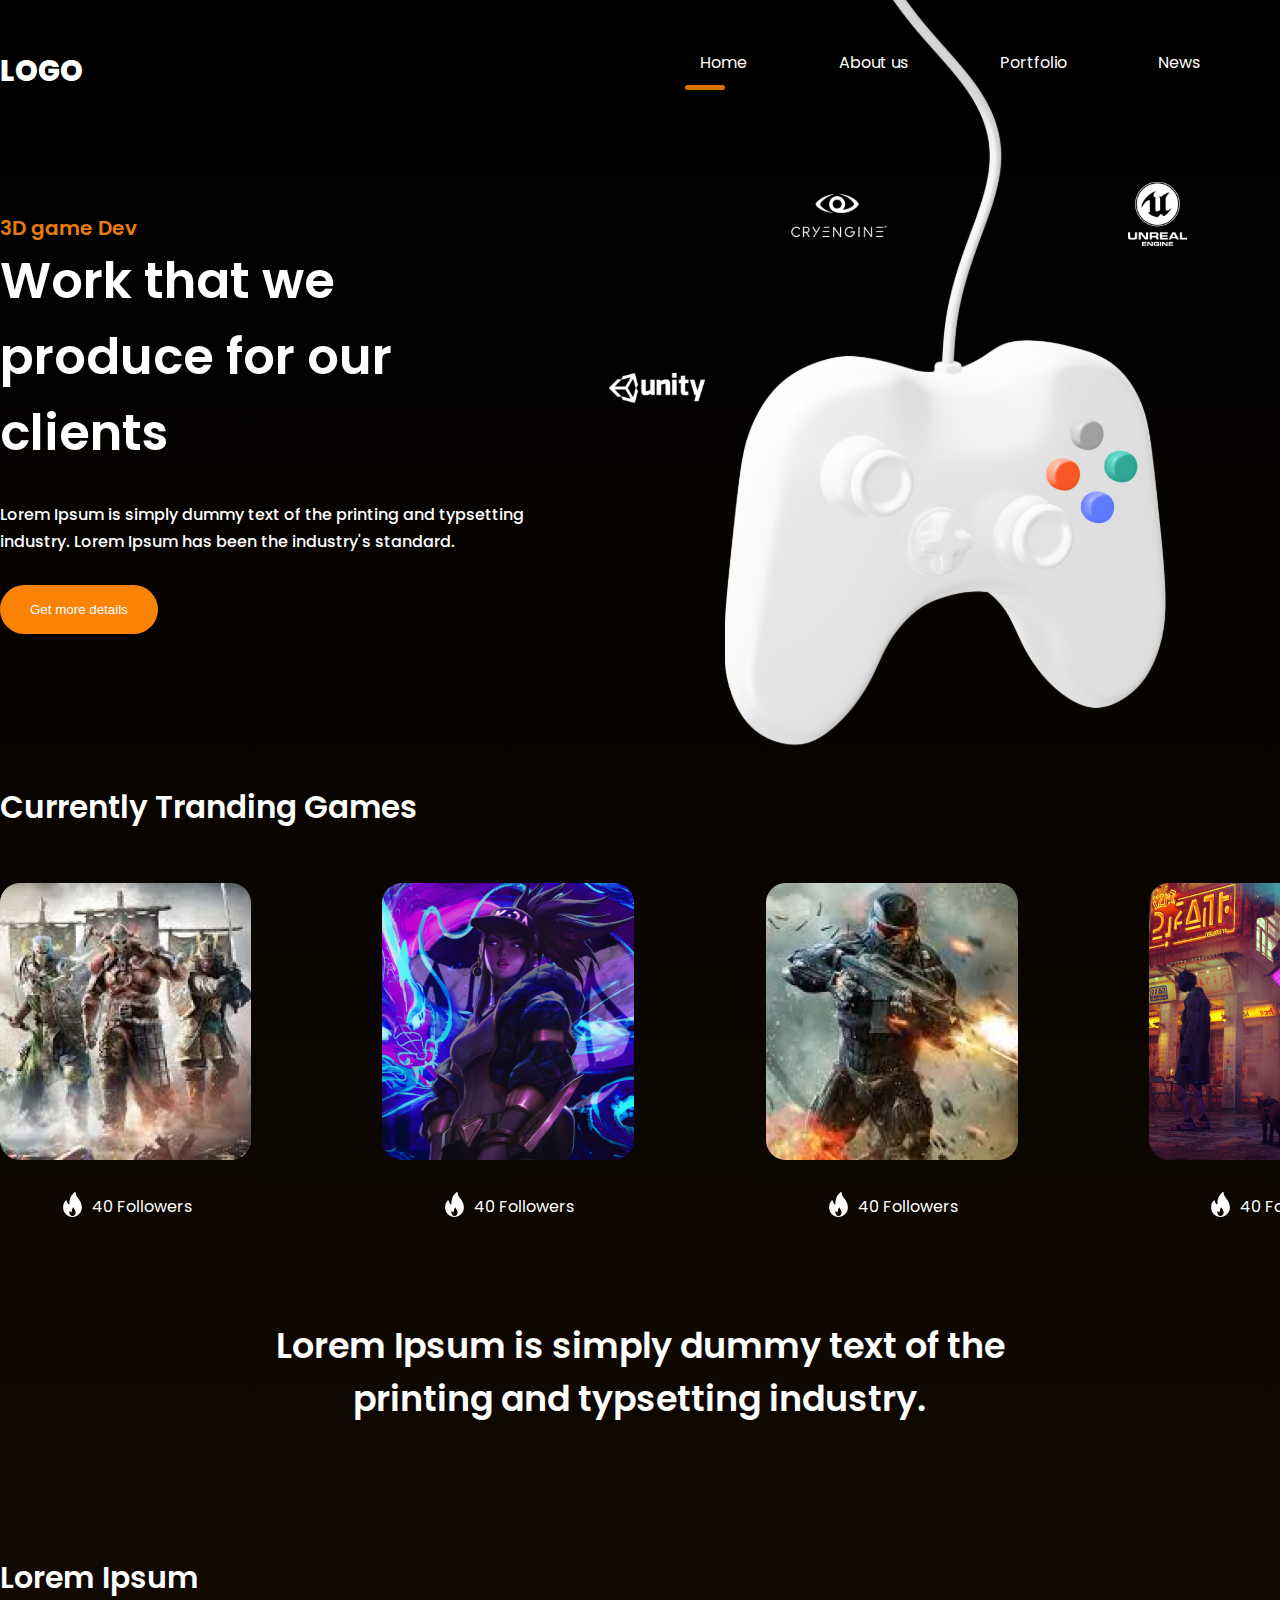
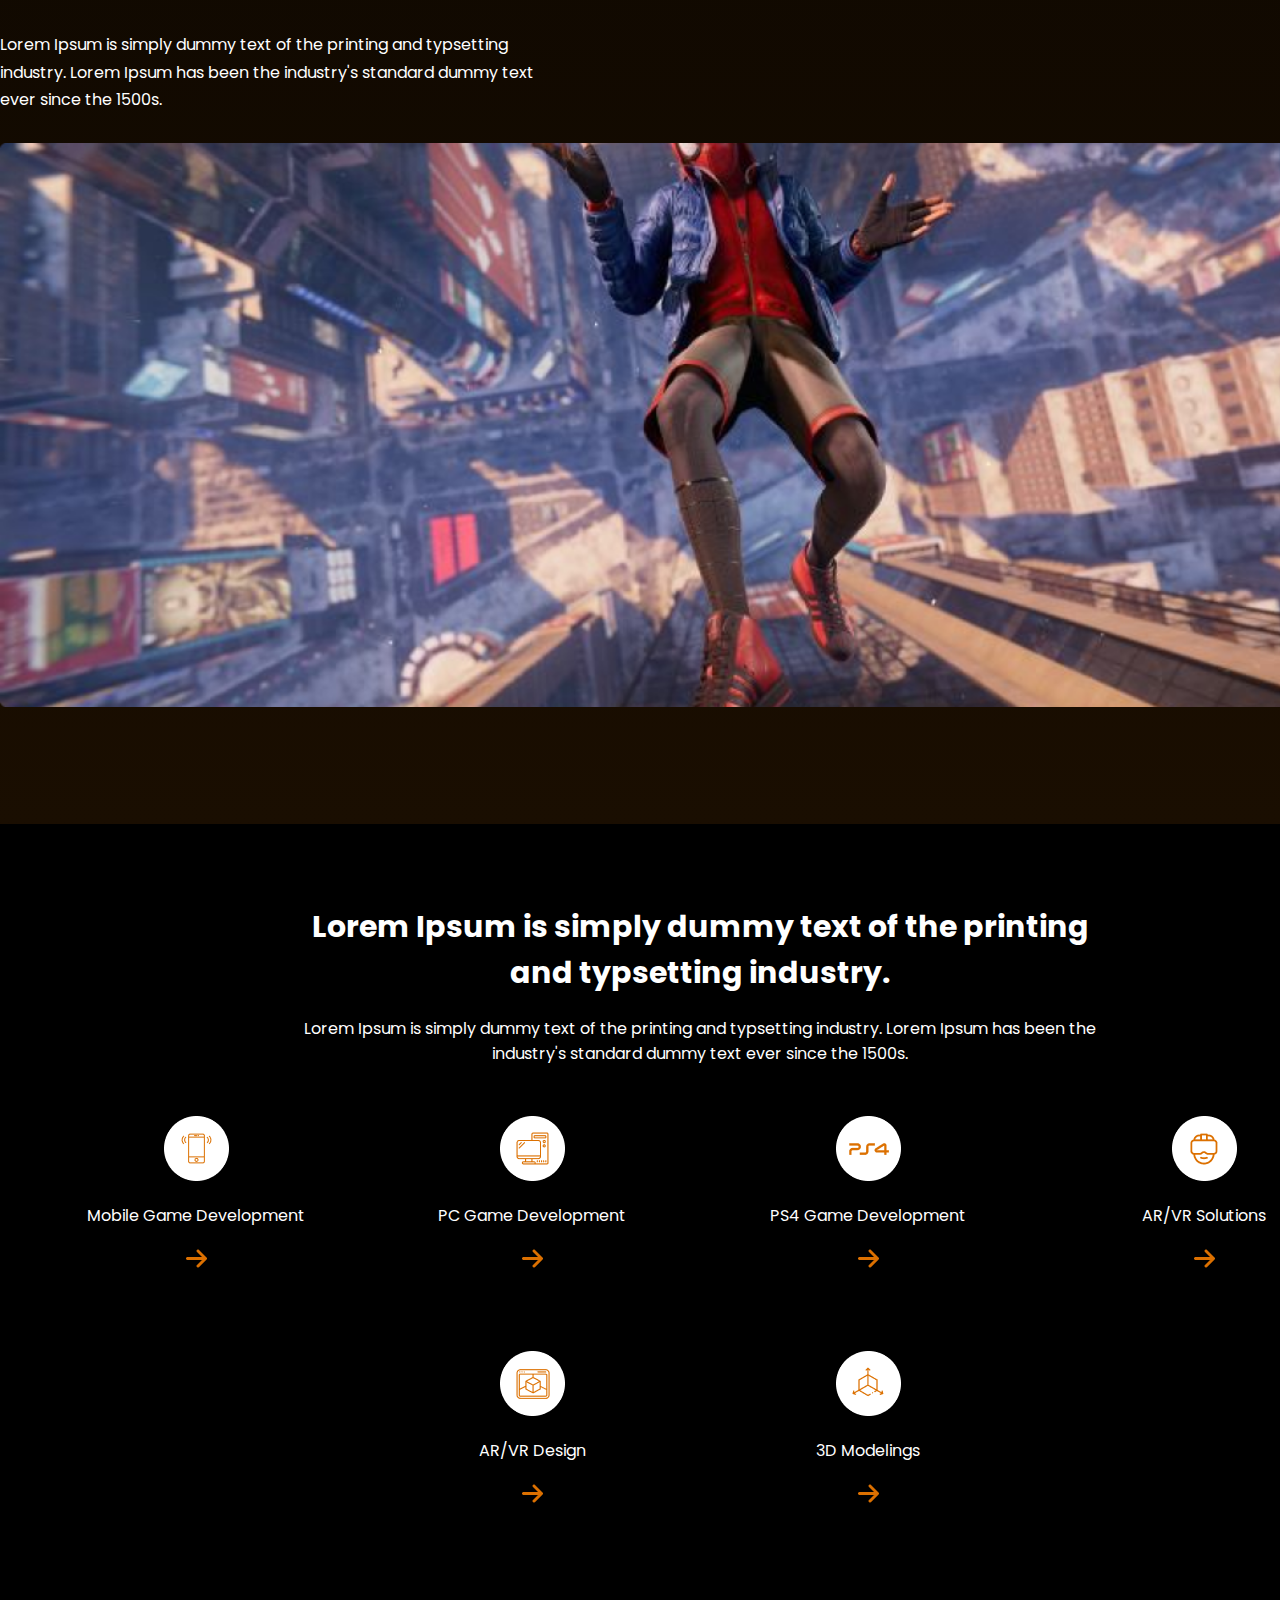
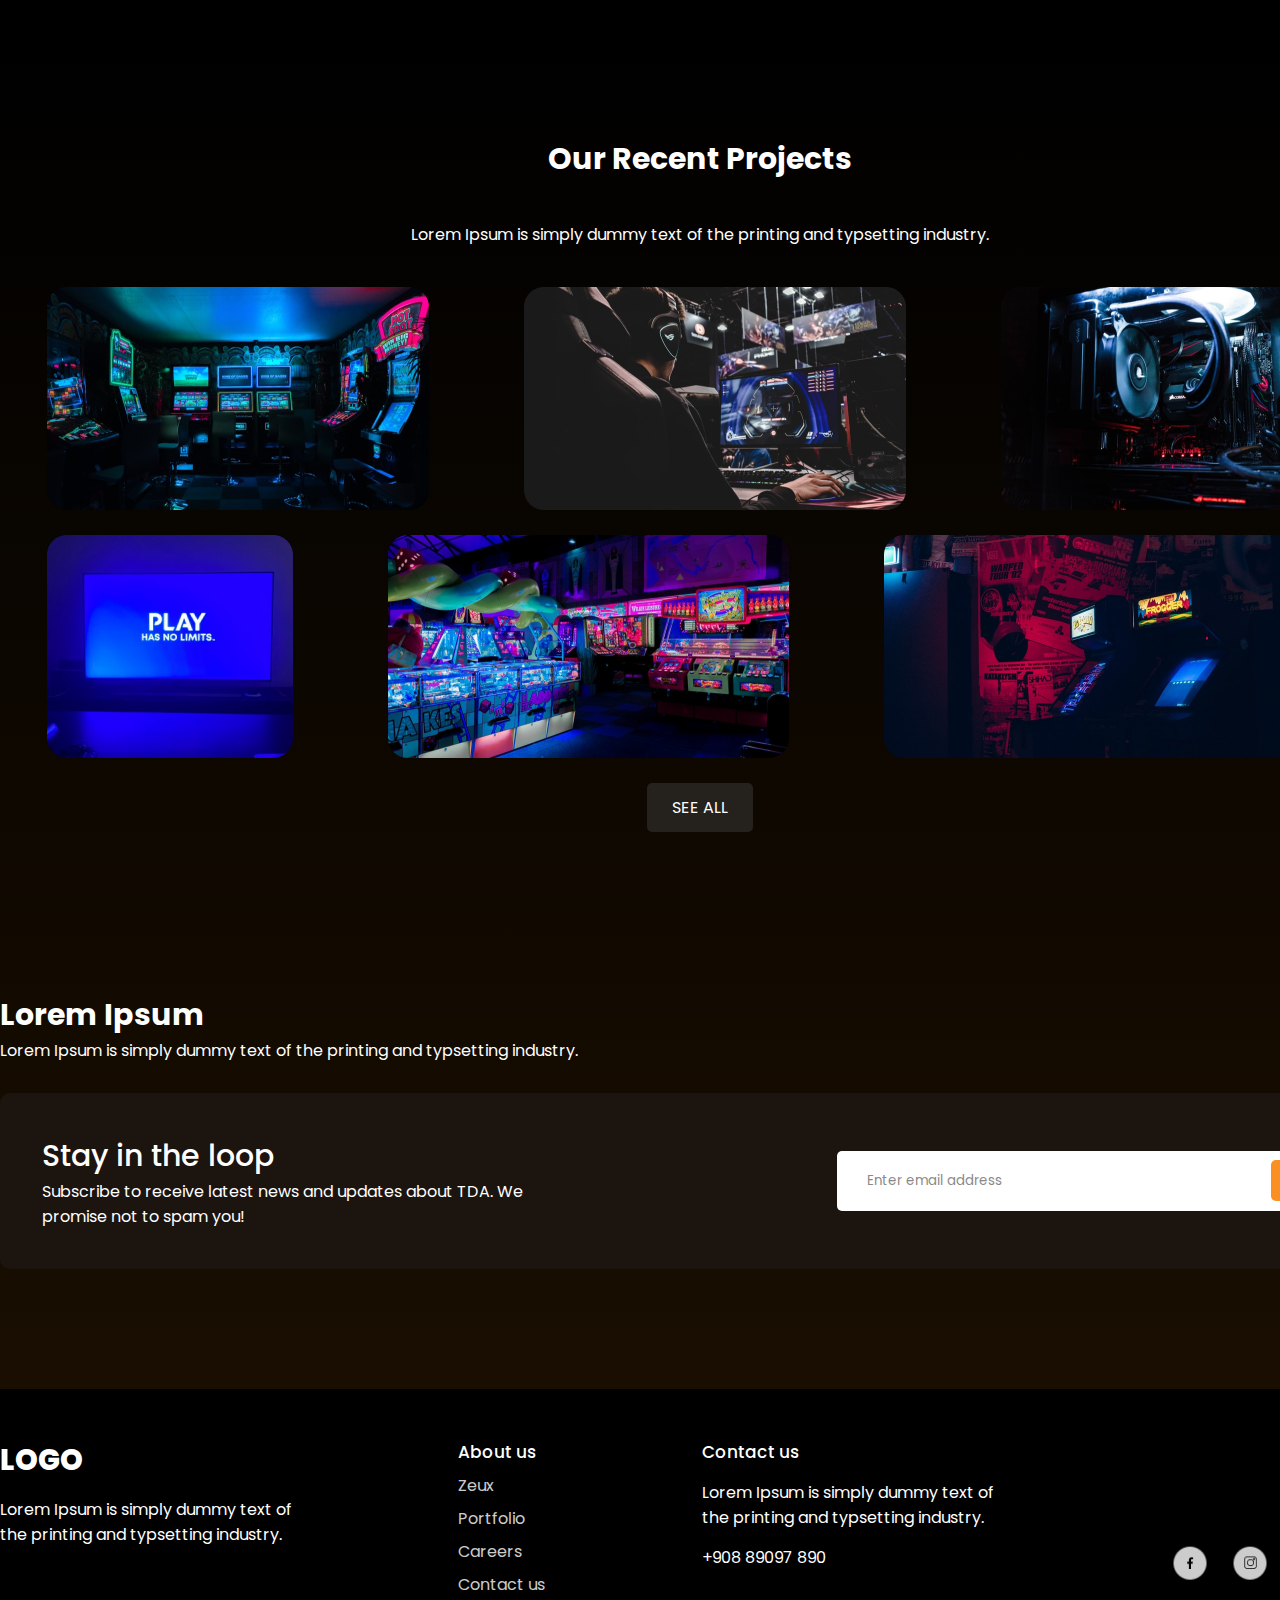
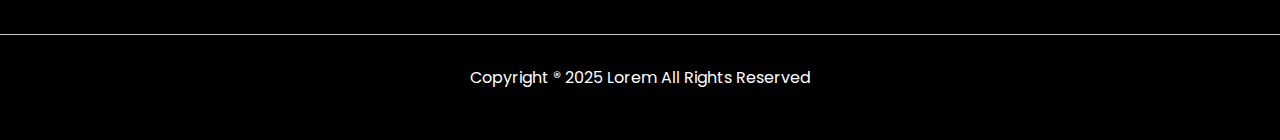
<file: index.html>
<!DOCTYPE html>
<html lang="en">

<head>
    <meta charset="UTF-8">
    <meta name="viewport" content="width=device-width, initial-scale=1.0">
    <title>Game Website</title>
    <link rel="stylesheet" href="style.css">
</head>

<body>
    <div class="wrapper">
        <header class="container">
            <span class="logo">logo</span>
            <nav>
                <ul>
                    <li class="active"><a href="index.html">Home</a></li>
                    <li class="#"><a href="about.html">About us</a></li>
                    <li class="#"><a href="#!">Portfolio</a></li>
                    <li class="#"><a href="#!">News</a></li>
                    <li class="btn"><a href="contacts.html">Contacts</a></li>
                </ul>
            </nav>
        </header>

        <div class="hero container">
            <div class="hero--info">
                <h2>3D game Dev</h2>
                <h1>Work that we produce for our clients</h1>
                <p>Lorem Ipsum is simply dummy text of the printing and typsetting industry. Lorem Ipsum has been the
                    industry's standard.</p>
                <button class="btn" type="button" onclick="func()">Get more details</button>
            </div>
            <img src="images/Joystick.svg" alt="joystick">
        </div>
        <div class="container trending">
            <a href="#!" class="see-all">SEE ALL</a>
            <h3>Currently Tranding Games</h3>

            <div class="games">
                <div class="block">
                    <img src="images/game1.png" alt="cover">
                    <span><img src="images/fire.svg" alt="">40 Followers</span>
                </div>
                <div class="block">
                    <img src="images/game2.png" alt="cover">
                    <span><img src="images/fire.svg" alt="">40 Followers</span>
                </div>
                <div class="block">
                    <img src="images/game3.png" alt="cover">
                    <span><img src="images/fire.svg" alt="">40 Followers</span>
                </div>
                <div class="block">
                    <img src="images/game4.png" alt="cover">
                    <span><img src="images/fire.svg" alt="">40 Followers</span>
                </div>
            </div>
        </div>
        <div class="container big-text">
            <p>Lorem Ipsum is simply dummy text of the printing and typsetting industry.</p>
        </div>
        <div class="container banner">
            <h3>Lorem Ipsum</h3>
            <p>Lorem Ipsum is simply dummy text of the printing and typsetting industry. Lorem Ipsum has been the
                industry's standard dummy text ever since the 1500s.</p>
            <img src="images/big image.png" alt="picture">
        </div>
    </div>

    <div class="features">
        <div class="container">
            <h3>Lorem Ipsum is simply dummy text of the printing and typsetting industry.</h3>
            <p>Lorem Ipsum is simply dummy text of the printing and typsetting industry. Lorem Ipsum has been the
                industry's standard dummy text ever since the 1500s.</p>
            <div class="info">
                <div class="block">
                    <img src="images/feature1.png" alt="picture">
                    <p>Mobile Game Development</p>
                    <img src="images/arrow.png" alt="arrow" class="arrow">
                </div>
                <div class="block">
                    <img src="images/feature2.png" alt="picture">
                    <p>PC Game Development</p>
                    <img src="images/arrow.png" alt="arrow" class="arrow">
                </div>
                <div class="block">
                    <img src="images/feature3.png" alt="picture">
                    <p>PS4 Game Development</p>
                    <img src="images/arrow.png" alt="arrow" class="arrow">
                </div>
                <div class="block">
                    <img src="images/feature4.png" alt="picture">
                    <p>AR/VR Solutions</p>
                    <img src="images/arrow.png" alt="arrow" class="arrow">
                </div>
                <div class="block">
                    <img src="images/feature5.png" alt="picture">
                    <p>AR/VR Design</p>
                    <img src="images/arrow.png" alt="arrow" class="arrow">
                </div>
                <div class="block">
                    <img src="images/feature6.png" alt="picture">
                    <p>3D Modelings</p>
                    <img src="images/arrow.png" alt="arrow" class="arrow">
                </div>
            </div>
        </div>
    </div>

    <div class="wrapper">
        <div class="container projects">
            <h3>Our Recent Projects</h3>
            <p>Lorem Ipsum is simply dummy text of the printing and typsetting industry.</p>
            <div class="images">
                <img src="images/img1.png" alt="picture">
                <img src="images/img2.png" alt="picture">
                <img src="images/img3.png" alt="picture">
            </div>
            <div class="images">
                <img src="images/img4.png" alt="picture">
                <img src="images/img5.png" alt="picture">
                <img src="images/img6.png" alt="picture">
            </div>
            <a href="#!" class="see-all">SEE ALL</a>
        </div>

        <div class="container email">
            <h3>Lorem Ipsum</h3>
            <p>Lorem Ipsum is simply dummy text of the printing and typsetting industry.</p>
            <div class="block">
                <div>
                    <h4>Stay in the loop</h4>
                    <p>Subscribe to receive latest news and updates about TDA.
                        We promise not to spam you!</p>
                </div>
                <div>
                    <input type="email" id="emailField" placeholder="Enter email address">
                    <button onclick="checkEmail()" type="button">Continue</button>
                </div>
            </div>
        </div>
    </div>

    <footer>
        <div class="blocks container">
            <div>
                <span class="logo">logo</span>
                <p>Lorem Ipsum is simply dummy text of the printing and typsetting industry.</p>
            </div>
            <div>
                <h4>About us</h4>
                <ul>
                    <li><a href="#!">Zeux</a></li>
                    <li><a href="#!">Portfolio</a></li>
                    <li><a href="#!">Careers</a></li>
                    <li><a href="contacts.html">Contact us</a></li>
                </ul>
            </div>
            <div>
                <h4>Contact us</h4>
                <p>Lorem Ipsum is simply dummy text of the printing and typsetting industry.</p>
                <p>+908 89097 890</p>
            </div>
            <div>
                <ul class="footer_contacts">
                    <li>
                        <a href="https://www.facebook.com/Eleias.Music" target="_blank" rel="noopener">
                            <img src="images/facebook logo.png" width="60" height="60" class="footer_images" title="Facebook Logo">
                        </a>
                    </li>
                    <li>
                        <a href="https://www.instagram.com/" target="_blank" rel="noopener">
                            <img src="images/instagram logo.png" width="60" height="60" class="footer_images" alt="Instagram Logo">
                        </a>
                    </li>
                    <li>
                        <a href="https://x.com/" target="_blank" rel="noopener">
                            <img src="images/twitter logo.png" width="60" height="60" class="footer_images" title="Twitter Logo">
                        </a>
                    </li>
                    <li>
                        <a href="https://www.linkedin.com/in/ilja-ivanov-qa-engineer" target="_blank" rel="noopener">
                            <img src="images/linkedin logo.png" width="60" height="60" class="footer_images" title="LinkedIn Logo">
                        </a>
                    </li>
                </ul>
            </div>
        </div>
        <hr>
        <p>Copyright ® 2025 Lorem All Rights Reserved</p>
    </footer>

    <script>
        function func() {
            alert('We are a team of professional game developers');
        }

        function checkEmail() {
            let email = document.querySelector('#emailField').value;
            if (!email.includes('@')) alert('Please enter a valid email address with @');
            else if (!email.includes('.')) alert('Please enter a valid email address with .');
            else alert('Thank you for subscribing!');
        }
    </script>
</body>

</html>
</file>
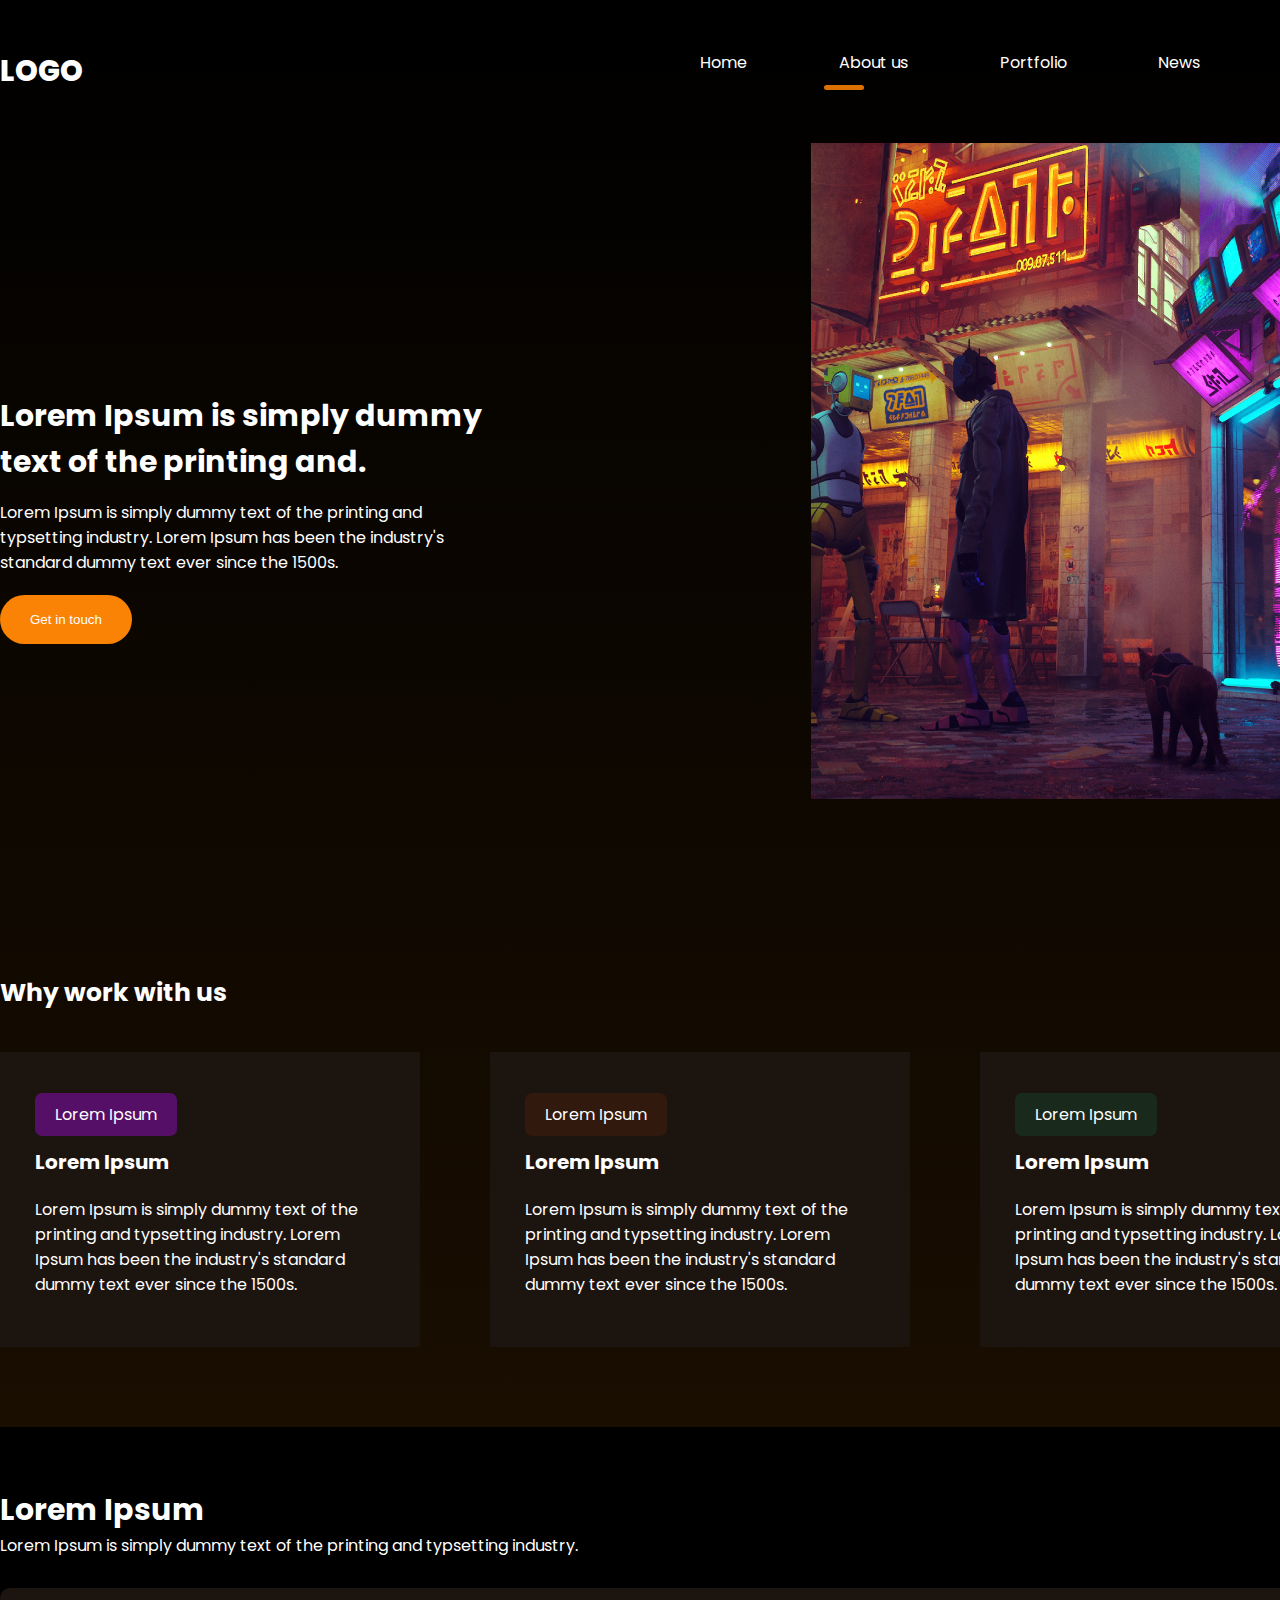
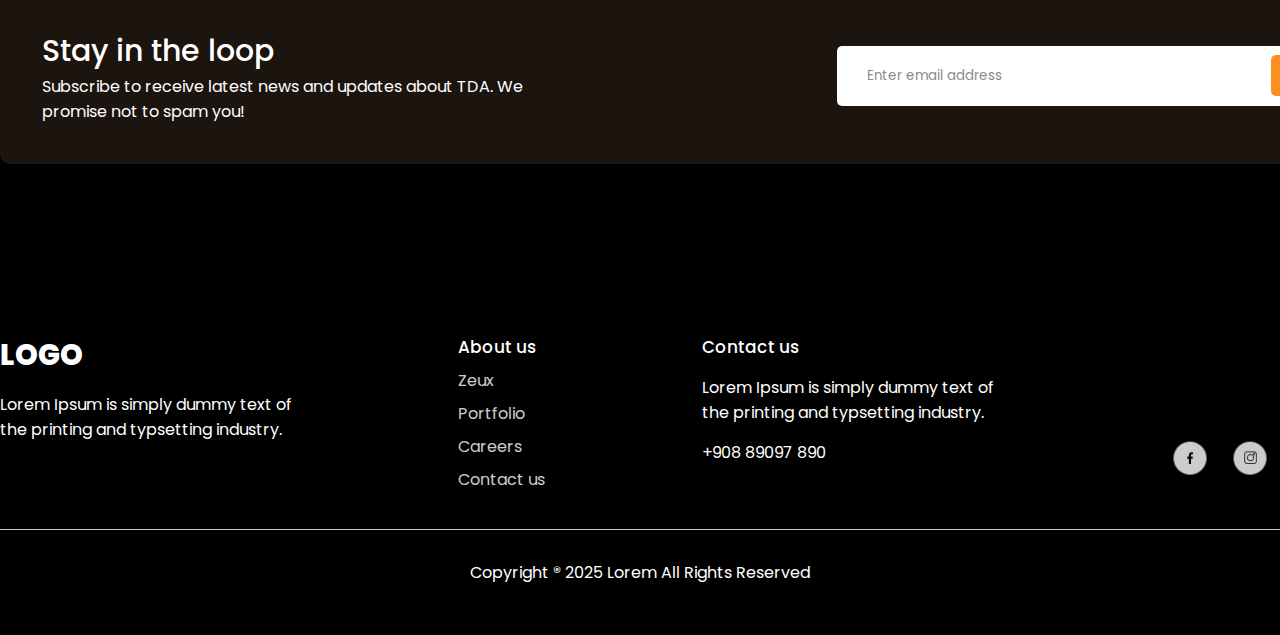
<file: about.html>
<!DOCTYPE html>
<html lang="en">

<head>
    <meta charset="UTF-8">
    <meta name="viewport" content="width=device-width, initial-scale=1.0">
    <title>About us</title>
    <link rel="stylesheet" href="style.css">
</head>

<body>
    <div class="wrapper">
        <header class="container">
            <span class="logo">logo</span>
            <nav>
                <ul>
                    <li class="#"><a href="index.html">Home</a></li>
                    <li class="active"><a href="about.html">About us</a></li>
                    <li class="#"><a href="#!">Portfolio</a></li>
                    <li class="#"><a href="#!">News</a></li>
                    <li class="btn"><a href="contacts.html">Contacts</a></li>
                </ul>
            </nav>
        </header>

        <div class="hero-about container">
            <div class="info">
                <h1>Lorem Ipsum is simply dummy text of the printing and.</h1>
                <p>Lorem Ipsum is simply dummy text of the printing and typsetting industry. Lorem Ipsum has been the
                    industry's standard dummy text ever since the 1500s.</p>
                <button class="btn" type="button" id="redirect-button">Get in touch</button>
            </div>
            <img src="images/picabout1.png" alt="picture">
        </div>

        <div class="container work">
            <h2>Why work with us</h2>
            <div class="blocks">
                <div class="block">
                    <span class="badge purple">Lorem Ipsum</span>
                    <h3>Lorem Ipsum</h3>
                    <p>Lorem Ipsum is simply dummy text of the printing and typsetting industry. Lorem Ipsum has been the
                        industry's standard dummy text ever since the 1500s.</p>
                </div>
                <div class="block">
                    <span class="badge brown">Lorem Ipsum</span>
                    <h3>Lorem Ipsum</h3>
                    <p>Lorem Ipsum is simply dummy text of the printing and typsetting industry. Lorem Ipsum has been the
                        industry's standard dummy text ever since the 1500s.</p>
                </div>
                <div class="block">
                    <span class="badge green">Lorem Ipsum</span>
                    <h3>Lorem Ipsum</h3>
                    <p>Lorem Ipsum is simply dummy text of the printing and typsetting industry. Lorem Ipsum has been the
                        industry's standard dummy text ever since the 1500s.</p>
                </div>
            </div>
        </div>
    </div>

    <div class="container email">
        <h3>Lorem Ipsum</h3>
        <p>Lorem Ipsum is simply dummy text of the printing and typsetting industry.</p>
        <div class="block">
            <div>
                <h4>Stay in the loop</h4>
                <p>Subscribe to receive latest news and updates about TDA. 
                    We promise not to spam you!</p>
            </div>
            <div>
                <input type="email" id="emailField" placeholder="Enter email address">
                <button type="button" onclick="checkEmail()">Continue</button>
            </div>
        </div>
    </div>

    <footer>
        <div class="blocks container">
            <div>
                <span class="logo">logo</span>
                <p>Lorem Ipsum is simply dummy text of the printing and typsetting industry.</p>
            </div>
            <div>
                <h4>About us</h4>
                <ul>
                    <li><a href="#!">Zeux</a></li>
                    <li><a href="#!">Portfolio</a></li>
                    <li><a href="#!">Careers</a></li>
                    <li><a href="contacts.html">Contact us</a></li>
                </ul>
            </div>
            <div>
                <h4>Contact us</h4>
                <p>Lorem Ipsum is simply dummy text of the printing and typsetting industry.</p>
                <p>+908 89097 890</p>
            </div>
            <div>
                <ul class="footer_contacts">
                    <li>
                        <a href="https://www.facebook.com/Eleias.Music" target="_blank" rel="noopener">
                            <img src="images/facebook logo.png" width="60" height="60" class="footer_images" alt="Facebook logo">
                        </a>
                    </li>
                    <li>
                        <a href="https://www.instagram.com/" target="_blank" rel="noopener">
                            <img src="images/instagram logo.png" width="60" height="60" class="footer_images" alt="Instagram logo" title="Instagram">
                        </a>
                    </li>
                    <li>
                        <a href="https://x.com/">
                            <img src="images/twitter logo.png" width="60" height="60" class="footer_images" alt="Twitter logo" title="Twitter">
                        </a>
                    </li>
                    <li>
                        <a href="https://www.linkedin.com/in/ilja-ivanov-qa-engineer" target="_blank" rel="noopener">
                            <img src="images/linkedin logo.png" width="60" height="60" class="footer_images" alt="LinkedIn logo">
                        </a>
                    </li>
                </ul>
            </div>
        </div>
        <hr>
        <p>Copyright ® 2025 Lorem All Rights Reserved</p>
    </footer>

    <script>
        document.getElementById("redirect-button").addEventListener("click", function() {
        window.location.href = "contacts.html#form-section";
        });

        function checkEmail() {
            let email = document.querySelector('#emailField').value;
            if (!email.includes('@')) alert('Please enter a valid email address with @');
            else if (!email.includes('.')) alert('Please enter a valid email address with .');
            else alert('Thank you for subscribing!');
        }
    </script>
</body>
</html>
</file>
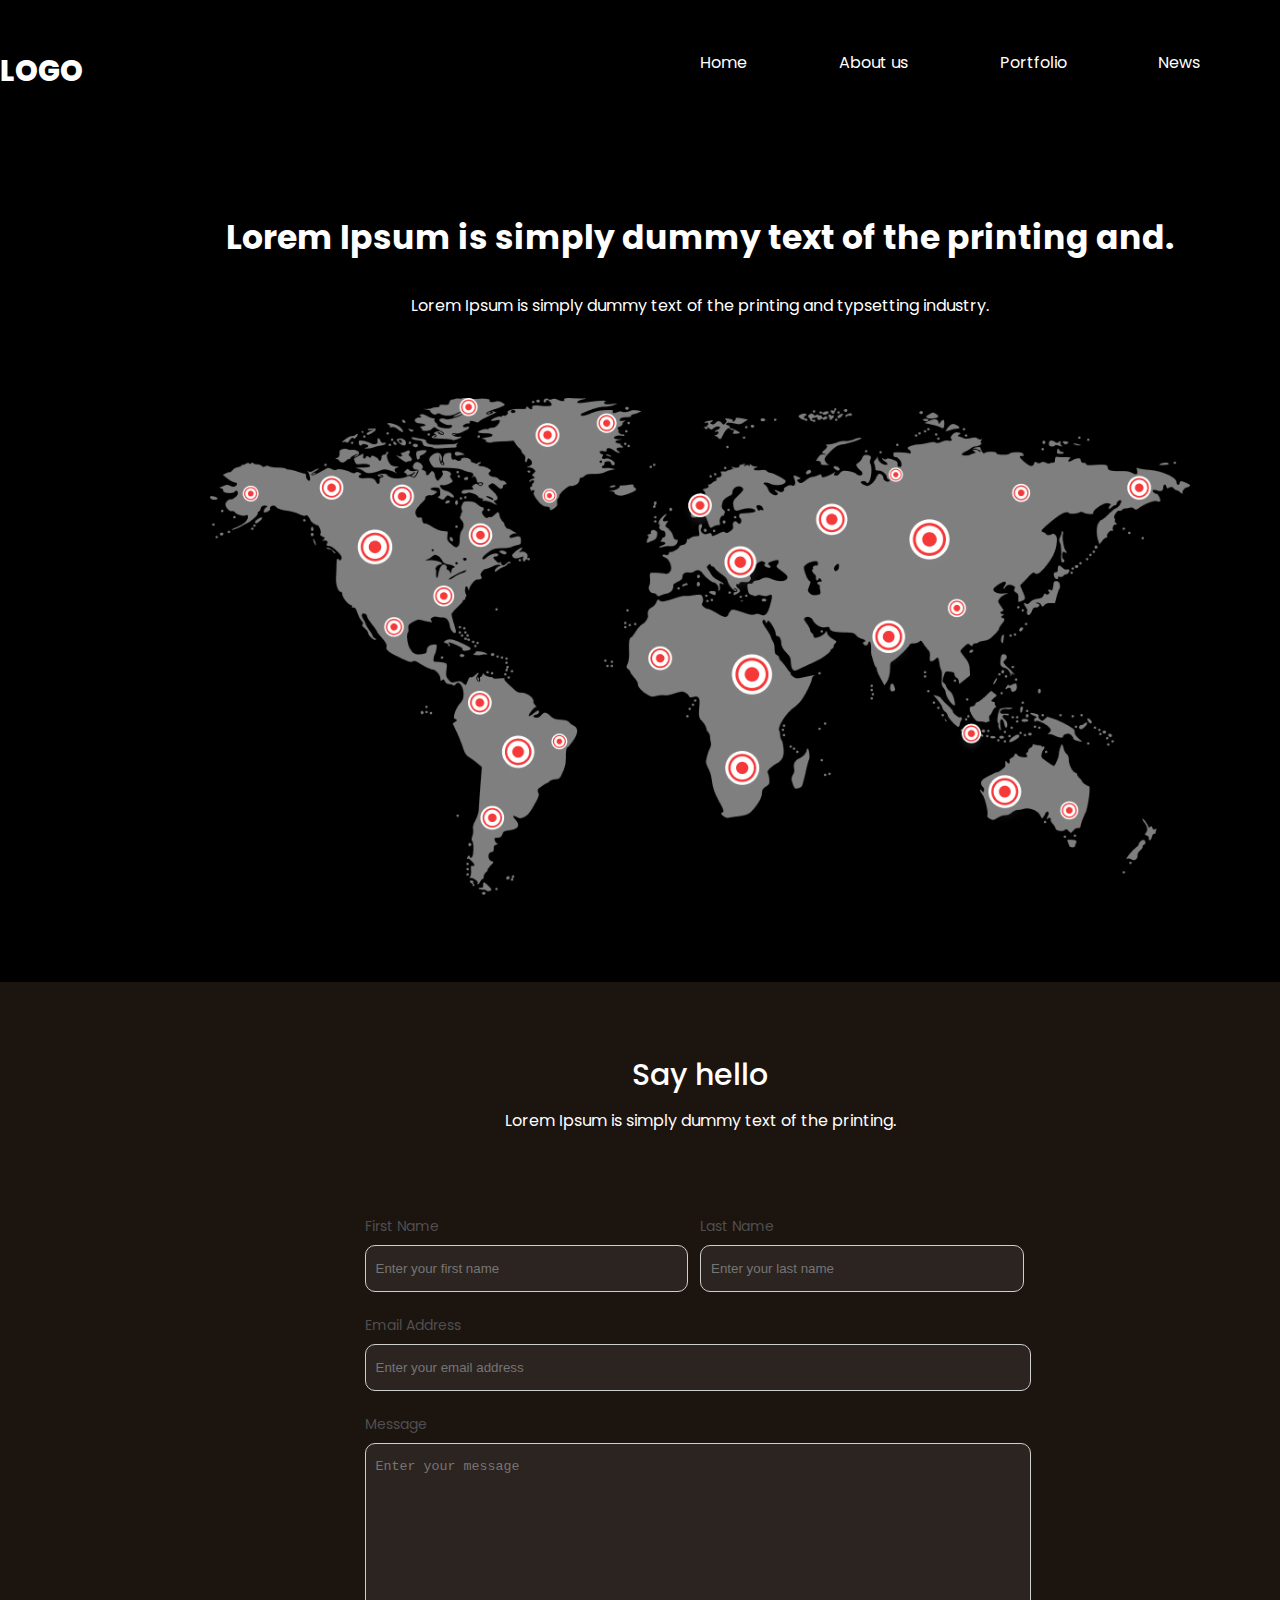
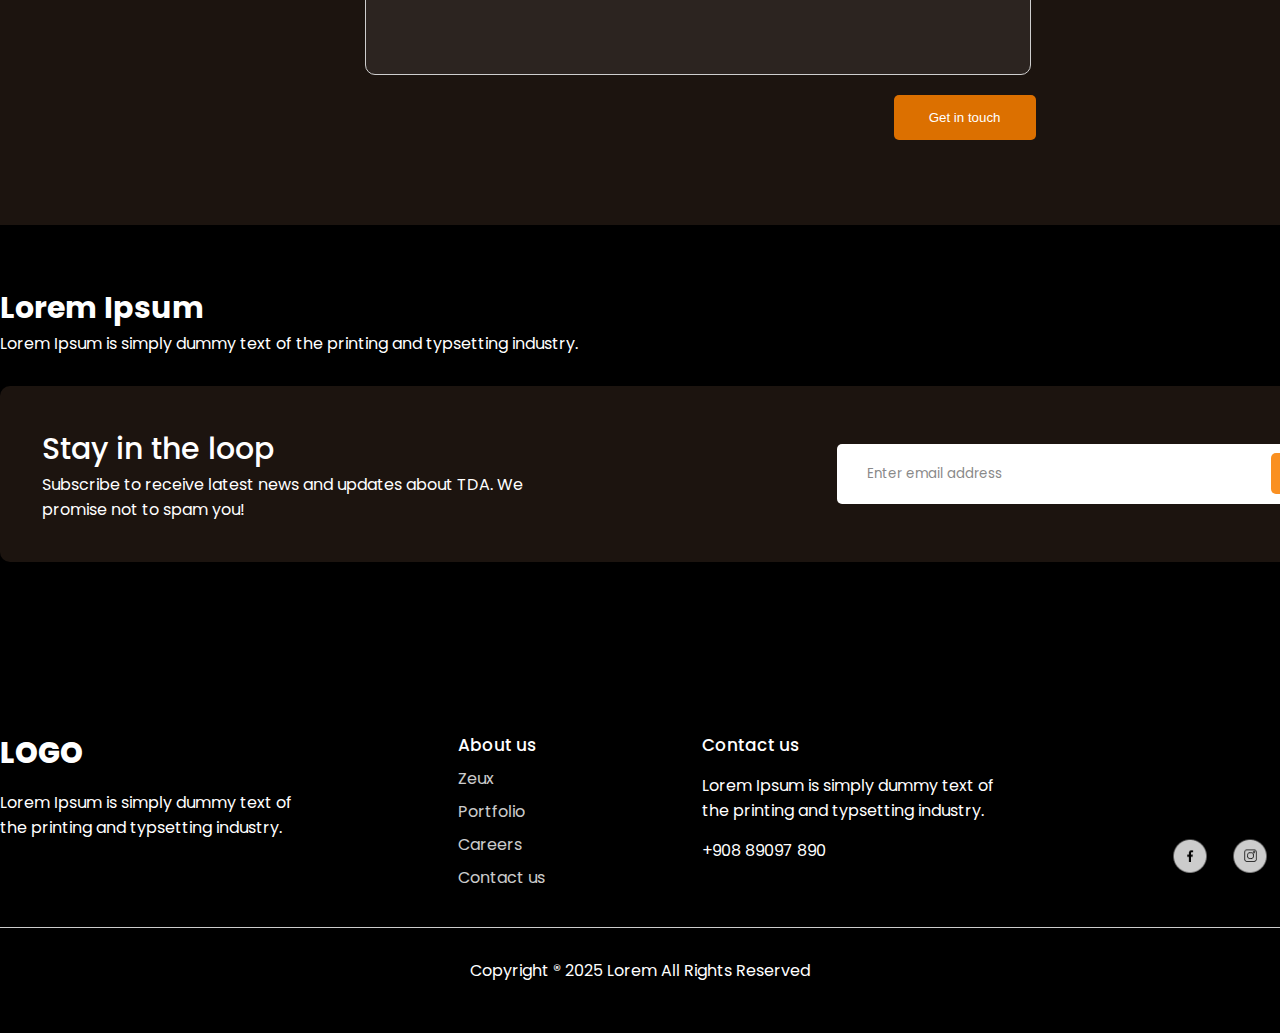
<file: contacts.html>
<!DOCTYPE html>
<html lang="en">

<head>
    <meta charset="UTF-8">
    <meta name="viewport" content="width=device-width, initial-scale=1.0">
    <title>Contacts</title>
    <link rel="stylesheet" href="style.css">
</head>

<body>

    <header class="container">
        <span class="logo">logo</span>
        <nav>
            <ul>
                <li class="#"><a href="index.html">Home</a></li>
                <li class="#"><a href="about.html">About us</a></li>
                <li class="#"><a href="#!">Portfolio</a></li>
                <li class="#"><a href="#!">News</a></li>
                <li class="btn"><a href="contacts.html">Contacts</a></li>
            </ul>
        </nav>
    </header>

    <div class="container hero-contacts">
        <h1>Lorem Ipsum is simply dummy text of the printing and.</h1>
        <p>Lorem Ipsum is simply dummy text of the printing and typsetting industry.</p>
        <img src="images/Map.png" alt="map">
    </div>

    <div class="feedback" id="form-section">
        <div class="container">
            <h2>Say hello</h2>
            <p>Lorem Ipsum is simply dummy text of the printing.</p>

            <form>
                <div class="inline">
                    <div>
                        <label>First Name</label>
                        <input type="text" title="First Name" placeholder="Enter your first name" id="first name">
                    </div>
                    <div>
                        <label>Last Name</label>
                        <input type="text" title="Last Name" placeholder="Enter your last name" id="last name">
                    </div>
                </div>
                <label>Email Address</label>
                <input type="email" class="one-line" title="Email Address" placeholder="Enter your email address" id="email">

                <label>Message</label>
                <textarea class="one-line" title="Message" placeholder="Enter your message" id="message"></textarea>

                <button type="submit" class="button" id="registration">Get in touch</button>
            </form>
        </div>
    </div>

    <div class="container email">
        <h3>Lorem Ipsum</h3>
        <p>Lorem Ipsum is simply dummy text of the printing and typsetting industry.</p>
        <div class="block">
            <div>
                <h4>Stay in the loop</h4>
                <p>Subscribe to receive latest news and updates about TDA.
                    We promise not to spam you!</p>
            </div>
            <div>
                <input type="email" id="emailField" placeholder="Enter email address">
                <button type="button" onclick="checkEmail()">Continue</button>
            </div>
        </div>
    </div>

    <footer>
        <div class="blocks container">
            <div>
                <span class="logo">logo</span>
                <p>Lorem Ipsum is simply dummy text of the printing and typsetting industry.</p>
            </div>
            <div>
                <h4>About us</h4>
                <ul>
                    <li><a href="#!">Zeux</a></li>
                    <li><a href="#!">Portfolio</a></li>
                    <li><a href="#!">Careers</a></li>
                    <li><a href="#form-section">Contact us</a></li>
                </ul>
            </div>
            <div>
                <h4>Contact us</h4>
                <p>Lorem Ipsum is simply dummy text of the printing and typsetting industry.</p>
                <p>+908 89097 890</p>
            </div>
            <div>
                <ul class="footer_contacts">
                    <li>
                        <a href="https://www.facebook.com/Eleias.Music" target="_blank" rel="noopener">
                            <img src="images/facebook logo.png" width="60" height="60" class="footer_images"
                                alt="Facebook logo" title="Facebook">
                        </a>
                    </li>
                    <li>
                        <a href="https://www.instagram.com/" target="_blank" rel="noopener">
                            <img src="images/instagram logo.png" width="60" height="60" class="footer_images"
                                alt="Instagram logo">
                        </a>
                    </li>
                    <li>
                        <a href="https://x.com/">
                            <img src="images/twitter logo.png" width="60" height="60" class="footer_images"
                                alt="Twitter logo">
                        </a>
                    </li>
                    <li>
                        <a href="https://www.linkedin.com/in/ilja-ivanov-qa-engineer" target="_blank" rel="noopener">
                            <img src="images/linkedin logo.png" width="60" height="60" class="footer_images"
                                alt="LinkedIn logo">
                        </a>
                    </li>
                </ul>
            </div>
        </div>
        <hr>
        <p>Copyright ® 2025 Lorem All Rights Reserved</p>
    </footer>

    <script>
        document.addEventListener("DOMContentLoaded", function() {
        if (window.location.hash === "#form-section") {
        document.getElementById("form-section").scrollIntoView({ behavior: 'smooth' });
        }
        });

        function checkEmail() {
            let email = document.querySelector('#emailField').value;
            if (!email.includes('@')) alert('Please enter a valid email address with @');
            else if (!email.includes('.')) alert('Please enter a valid email address with .');
            else alert('Thank you for subscribing!');
        }

        let firstName = document.getElementById("first name");
        let lastName = document.getElementById("last name");
        let email = document.getElementById("email");
        let message = document.getElementById("message");
        document.getElementById("registration").onclick = function () {
            let hasError = false;

            [firstName, lastName, email, message].forEach(item => {
                if (!item.value) {
                    item.parentElement.style.background = "red";
                    hasError = true;
                } else {
                    item.parentElement.style.background = "";
                }
            });

            if (!hasError) {
                [firstName, lastName, email, message].forEach(item => {
                    item.value = "";
                });
                alert("Thank You! Now we stay in touch!");
            }
        }
    </script>
</body>

</html
</file>
<file: style.css>
@import url('https://fonts.googleapis.com/css2?family=Poppins:ital,wght@0,100;0,200;0,300;0,400;0,500;0,600;0,700;0,800;0,900;1,100;1,200;1,300;1,400;1,500;1,600;1,700;1,800;1,900&display=swap');

* {
    margin: 0;
    padding: 0;
}

body {
    font-family: "Poppins", sans-serif;
    font-weight: 400;
    color: #fff;
    font-size: 16px;
    background: #000;
}

a {
    text-decoration: none;
    color: #fff;
}

img {
    max-width: 100%;
}

.wrapper {
    background: linear-gradient(180deg, rgba(0,0,0,1) 0%, rgba(26,14,1,1) 100%);
    width: 100%;
    overflow-x: hidden;
}

.container {
    width: 1400px;
    margin: 0 auto;
}

header {
    padding: 50px 0;
}

header .logo, footer .blocks {
    text-transform: uppercase;
    font-size: 29px;
    font-weight: 800;
}

header nav {
    float: right;
    width: 50%;
}

header nav ul {
    list-style: none;
    display: flex;
    justify-content: space-between;
    z-index: 2;
    position: relative;
}

header nav ul li {
    display: inline-block;
}

header nav ul li a {
    color: #fff;
}

header nav ul li.active::after {
    content: '';
    display: block;
    width: 40px;
    height: 5px;
    background: #dc7000;
    border-radius: 10px;
    position: relative;
    top: 10px;
    left: -15px;
}

header nav ul li:not(.active):not(.btn) a:hover {
    border-bottom: 5px solid #dc7000;
}

header nav ul li.btn a, .email .block button {
    background: #fa9021;
    padding: 9px 17px;
    border-radius: 5px;
    transition: all 500ms ease;
} 

header nav ul li.btn a:hover, .email .block button:hover {
    background: #a02604;
}

.hero {
    padding-bottom: 100px;
    position: relative;
    z-index: 1;
}

.hero--info {
    width: 530px;
    padding-top: 70px;
}

.hero--info h2 {
    color: #e87d0e;
    font-size: 20px;
    font-weight: 600;
}

.hero--info h1 {
    font-size: 50px;
    font-weight: 600;
}

.hero--info p {
    font-weight: 500;
    line-height: 170%;
    margin: 30px 0;
}

.hero--info .btn, .hero-about .info .btn {
    background: #fa8305;
    color: #fff;
    border-radius: 50px;
    padding: 17px 30px;
    border: 0;
    transition: all 500ms ease;
}
.hero--info .btn:hover, .hero-about .info .btn:hover {
    cursor: pointer;
    transform: scale(1.1);
}

.hero img {
    position: absolute;
    top: -150px;
    right: 0;
}

/*Секция с играми*/

.trending {
    padding-top: 50px;
}

.trending h3 {
    font-weight: 600;
    font-size: 31px;
}

.trending .see-all, .projects .see-all {
    color: #fff;
    background: #25211d; 
    border-radius: 5px;
    padding: 12px 23px;
    float: right;
    display: block;
    transition: all 500ms ease;
}

.trending .see-all:hover, .projects .see-all:hover {
        transform: scale(1.1);
}

.trending .games {
    display: flex;
    justify-content: space-between;
    width: 100%;
    padding: 50px 0;
}

.trending .games span {
    display: block;
    text-align: center;
    margin-top: 20px;
}

.trending .games span img {
    position: relative;
    top: 5px;
    margin-right: 7px;
}

.big-text {
    padding: 50px 0;
    font-size: 35px;
    font-weight: 600;
    text-align: center;
    width: 800px;
}

.banner {
    padding: 80px 0;
}

.banner h3 {
    font-size: 30px;
    font-weight: 600;
    margin-bottom: 30px;
}

.banner p {
    line-height: 170%;
    margin-bottom: 30px;
    width: 550px;
}

.banner img {
    width: 100%;
    margin-bottom: 30px;
}

/*Секция с изображением*/

.features {
    background: url(images/background1.png) no-repeat center center fixed;
    background-size: cover;
    padding: 80px 0;
}

.features h3, .features p {
    margin-bottom: 20px; /*Отступ снизу*/
    text-align: center;
    max-width: 800px;
    margin-left: auto; /*Для центровки текста*/
    margin-right: auto;
}

.features h3 {
    font-size: 30px;
}

.features .info {
    display: flex; /*Расположение элементов в строку*/
    justify-content: center; /*Выравнивание по центру*/
    flex-wrap: wrap; /*Перенос элементов на новую строку если ширина экрана будет меньше*/
}

.features .info .block {
    text-align: center;
    width: 20%; /*Ширина блока*/
    margin: 30px 2%; /*Отступы*/
}

.features .info .block img {
    margin-bottom: 15px; /*Отступ снизу от картинок*/
}

.arrow{
    transition: all 500ms ease;
}

.arrow:hover {
    transform: scale(1.4);
    cursor: pointer;
}

.projects {
    padding: 100px 0; /*Внутренние отступы от других блоков*/
}

.projects h3 {
    font-size: 30px;
    text-align: center;
}

.projects p {
    margin: 40px 0; /*Отступы сверху и снизу*/
    text-align: center;
    margin-left: auto;
    margin-right: auto;
}

.projects .images {
    display: flex;
    justify-content: space-around; /*Расположение элементов по краям создаются отступы между ними*/
    margin-bottom: 25px;
}

.projects .see-all {
    float: none;
    width: 60px;
    text-align: center;
    margin: 0 auto; /*Центровка всей кнопки*/
}

/*Нижняя часть*/

.email {
    padding-bottom: 120px;
}

.email h3 {
    margin-top: 60px;
    font-size: 30px;
}

.email .block {
    background: #1c140f;
    margin-top: 30px;
    border-radius: 10px;
    padding: 40px 3%;
    width: 94%;
    display: flex;
    justify-content: space-between;
    align-items: center;
}

.email .block h4 {
    font-size: 30px; /*Информацию берем из макета*/
    font-weight: 500;
}

.email .block p {
    width: 500px;
}

.email .block input {
    background: #fff;
    outline: none; /*Убираем рамку при клике*/
    border: 0; /*Убираем рамку*/
    border-radius: 5px; /*Скругление углов*/
    width: 380px;
    font-family: "Poppins", sans-serif;
    font-weight: 400;
    padding: 20px 30px; /*Внутренние отступы*/
    position: relative; /*Позиционирование для смещения поля*/
    right: -100px; /*Смещение вправо*/
    z-index: 1; /*Позиционирование*/
    padding-right: 120px; /*Отступ справа чтобы не залезть текстом под кнопку*/
}

.email .block input::placeholder {
    color: #898989;
}

.email .block button {
    cursor: pointer; /*Курсор при наведении*/
    border: 0;
    padding: 13px 17px;
    position: relative;
    z-index: 2;
    color: #fff;
}

/*Страница о нас*/

.hero-about {
    position: relative;
}

.hero-about .info {
    width: 500px;
    padding: 250px 0;
}

.hero-about .info h1 {
    margin-bottom: 15px;
    font-size: 30px;
}

.hero-about .info .btn {
    margin-top: 20px;
}

.hero-about img {
    position: absolute;
    right: -150px;
    top: 0;
}

.work {
    padding: 80px 0;
}

.work h2 {
    font-size: 25px;
    margin-bottom: 40px;
}

.work .blocks {
    display: flex;
    justify-content: space-between;
}

.work .blocks .block {
    width: 25%;
    border-radius: 10ox;
    padding: 50px 35px;
    background: #1c140f;
}

.work .blocks .block h3 {
    font-size: 20px;
    margin: 20px 0;
}

.work .blocks .block .badge {
    border-radius: 7px;
    padding: 10px 20px;
}

.work .blocks .block .badge.purple {
    background: #560f67;
}

.work .blocks .block .badge.brown {
    background: #31190d;
}

.work .blocks .block .badge.green {
    background: #192a1d;
}

/*Страница контакты*/

.hero-contacts h1 {
    text-align: center;
    margin-top: 70px;
    margin-bottom: 30px;
    font-size: 33px;
}

.hero-contacts p {
    text-align: center;
}

.hero-contacts img {
    width: 70%;
    margin: 80px 15%;
}

.feedback {
    padding: 70px 0;
    background: #1c140f;
}

.feedback h2 {
    font-size: 30px;
    text-align: center;
    font-weight: 500;
}

.feedback p {
    text-align: center;
    margin-top: 10px;
}

.feedback form {
    margin: 80px auto;
    width: 671px;
}

.feedback form .inline {
    display: flex;
    justify-content: space-between;
}

.feedback form .inline > div {
    width: 50%;
}

.feedback form label {
    color: #4f4f4f;
    font-size: 14px;
}

.feedback form input, .feedback form textarea {
    background: #2c2420;
    border-radius: 10px;
    border: 0.6px solid #cecece; /*Толщина линии*/
    display: block; /*Блочный элемент*/
    width: 90%;
    padding: 15px 10px;
    outline: none; /*Убираем рамку при клике*/
    color: #fff;
    margin-top: 7px;
    margin-bottom: 20px;
}

.feedback form .one-line {
    width: 96%;
}

.feedback form textarea {
    resize: none; /*Запрет на изменение размера поля*/
    height: 200px;
}

.feedback form button {
    background: #dc7000;
    border-radius: 5px;
    border: 0;
    float: right; /*Выравнивание по правому краю*/
    cursor: pointer; /*Курсор при наведении*/
    color: #fff;
    padding: 15px 35px;
    transition: all 500ms ease;
}

.feedback form button:hover {
    background: #a02604;
}

/*Footer*/

footer {
    background: #000;
    padding: 50px 0;
}

footer .blocks {
    display: flex;
    justify-content: space-between;
}

footer .blocks p {
    width: 300px;
    margin: 15px 0;
    font-size: 16px;
    font-weight: normal;
    text-transform: none;
}

footer .blocks h4 {
    font-weight: 500; /*Соответствует Medium*/
    font-size: 17px;
    text-transform: none;
}

footer .blocks ul {
    list-style: none; /*Убираем маркеры*/
    font-size: 16px;
    font-weight: normal;
    text-transform: none;
}

footer .blocks ul li {
    margin-top: 8px;
    opacity: 0.8; /*Прозрачность*/
    transition: all 500ms ease;
}

footer .blocks ul li:hover {
    transform: scale(1.1);
}

.footer_contacts {
    display: flex;
    flex-wrap: wrap;
    justify-content: center;
    list-style: none;
    padding-top: 90px;
}

.footer_images {
    transition: all 500ms ease;
}

.footer_images:hover {
    transform: scale(1.3);
}

footer hr {
    margin: 30px 0; /*Отступы сверху и снизу*/
    border: 0;
    height: 0.6px; /*Толщина линии*/
    background: #ccc; /*Цвет линии*/
}

footer > p {
    text-align: center;
}
</file>
